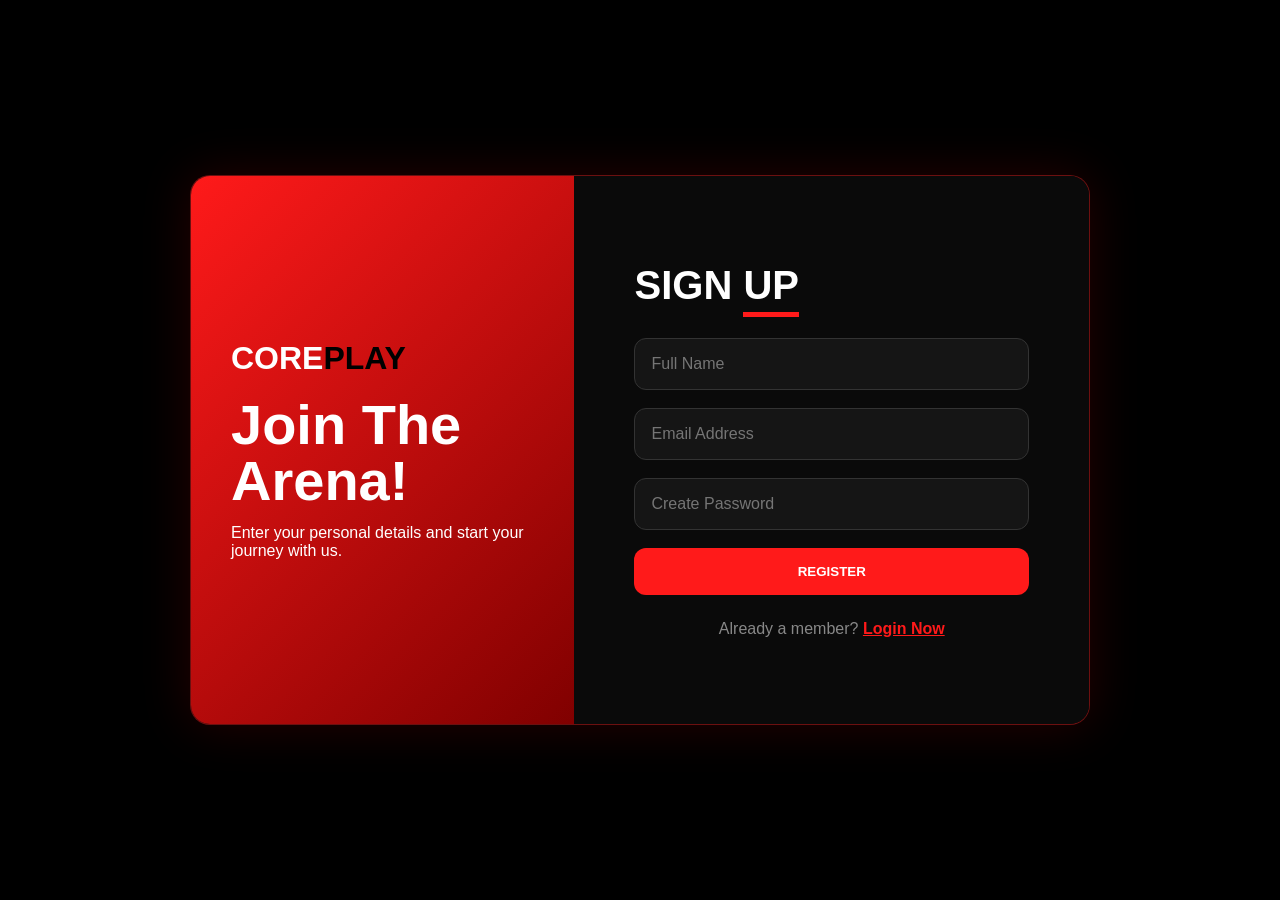
<file: index.html>
<!DOCTYPE html>
<html lang="en">
<head>
    <meta charset="UTF-8">
    <meta name="viewport" content="width=device-width, initial-scale=1.0">
    <title>CorePlay - Join The Arena</title>
     <link rel="icon" type="image/x-icon" href="./assets/favicon-removebg-preview.png">
    <style>
        * { margin: 0; 
            padding: 0; 
            box-sizing: border-box;
             font-family: 'Segoe UI', sans-serif;
             }

        body {
            background-color: #000;
            min-height: 100vh;
            display: flex;
            justify-content: center;
            align-items: center;
            padding: 20px;
        }

        .auth-container {
            width: 100%;
            max-width: 900px;
            min-height: 550px;
            background: #0a0a0a;
            display: flex;
            border-radius: 20px;
            overflow: hidden;
            border: 1px solid rgba(255, 26, 26, 0.4);
            box-shadow: 0 0 50px rgba(255, 0, 0, 0.15);
        }

        #form-switch { display: none; }

        /* Left Red Side */
        .auth-info {
            flex: 1;
            background: linear-gradient(135deg, #ff1a1a, #800000);
            padding: 60px 40px;
            display: flex;
            flex-direction: column;
            justify-content: center;
            color: #fff;
        }

        .auth-info .logo { 
            font-size: 2rem; 
            font-weight: 900; 
            text-transform: uppercase; 
            margin-bottom: 20px; 
        }
        .auth-info .logo span {
             color: #000;
         }
        .info-content h1 { 
            font-size: 3.5rem;
             font-weight: 900; 
            margin-bottom: 15px;
             line-height: 1;
         }

        /* Right Form Side */
        .auth-form-box {
            flex: 1.3;
            padding: 60px;
            background: #0a0a0a;
            display: flex;
            flex-direction: column;
            justify-content: center;
        }

        .form h2 { 
            font-size: 2.5rem; 
            margin-bottom: 30px; 
            color: #fff; 
            text-transform: uppercase; 
        }
        .form h2 span {
             border-bottom: 5px solid #ff1a1a; 
            padding-bottom: 5px;
         }

        .auth-input {
             width: 100%;
            margin-bottom: 18px; 
        }
        .auth-input input {
            width: 100%;
            padding: 16px;
            background: #151515;
            border: 1px solid #333;
            color: #fff;
            border-radius: 12px;
            outline: none;
            font-size: 1rem;
        }

        .auth-btn {
            width: 100%;
            padding: 16px;
            background: #ff1a1a;
            color: white;
            border: none;
            border-radius: 12px;
            font-weight: 800;
            text-transform: uppercase;
            cursor: pointer;
            transition: 0.3s;
        }
        
        .auth-btn:hover {
            background: #cc0000;
            box-shadow: 0 0 20px rgba(255, 26, 26, 0.4);
        }

        .auth-form-box p { 
            margin-top: 25px; 
            text-align: center; 
            color: #888; 
        }
        .auth-form-box label {
             color: #ff1a1a;
             cursor: pointer; 
            font-weight: bold;
             text-decoration: underline; 
        }

        /* --- SWITCH LOGIC --- */
        .login-form, .login-text { display: none; }
        .signup-form, .signup-text { display: flex; flex-direction: column; }

        #form-switch:checked ~ .auth-form-box .signup-form { display: none; }
        #form-switch:checked ~ .auth-form-box .login-form { display: flex; flex-direction: column; }
        
        #form-switch:checked ~ .auth-info .signup-text { display: none; }
        #form-switch:checked ~ .auth-info .login-text { display: block; }

        @media (max-width: 850px) {
            .auth-container { flex-direction: column; }
            .auth-info { padding: 40px 20px; }
        }
    </style>
</head>
<body>

    <div class="auth-container">
        <input type="checkbox" id="form-switch">

        <div class="auth-info">
            <div class="logo">Core<span>Play</span></div>
            
            <div class="info-content signup-text">
                <h1>Join The Arena!</h1>
                <p>Enter your personal details and start your journey with us.</p>
            </div>

            <div class="info-content login-text">
                <h1>Welcome Back!</h1>
                <p>To keep connected with us please login with your personal info.</p>
            </div>
        </div>

        <div class="auth-form-box">
            
            <form class="form signup-form" id="signup-form">
                <h2>Sign <span>Up</span></h2>
                <div class="auth-input"><input type="text" id="signup-name" placeholder="Full Name" required></div>
                <div class="auth-input"><input type="email" id="signup-email" placeholder="Email Address" required></div>
                <div class="auth-input"><input type="password" id="signup-password" placeholder="Create Password" required></div>
                <button type="submit" class="auth-btn">Register</button>
                <p>Already a member? <label for="form-switch">Login Now</label></p>
            </form>

            <form class="form login-form" id="login-form">
                <h2>Sign <span>In</span></h2>
                <div class="auth-input"><input type="email" id="login-email" placeholder="Email Address" required></div>
                <div class="auth-input"><input type="password" id="login-password" placeholder="Password" required></div>
                <button type="submit" class="auth-btn">Login Now</button>
                <p>New here? <label for="form-switch">Create Account</label></p>
            </form>

        </div>
    </div>
  
    <script type="module" src="script.js"></script>
</body>
</html>
</file>
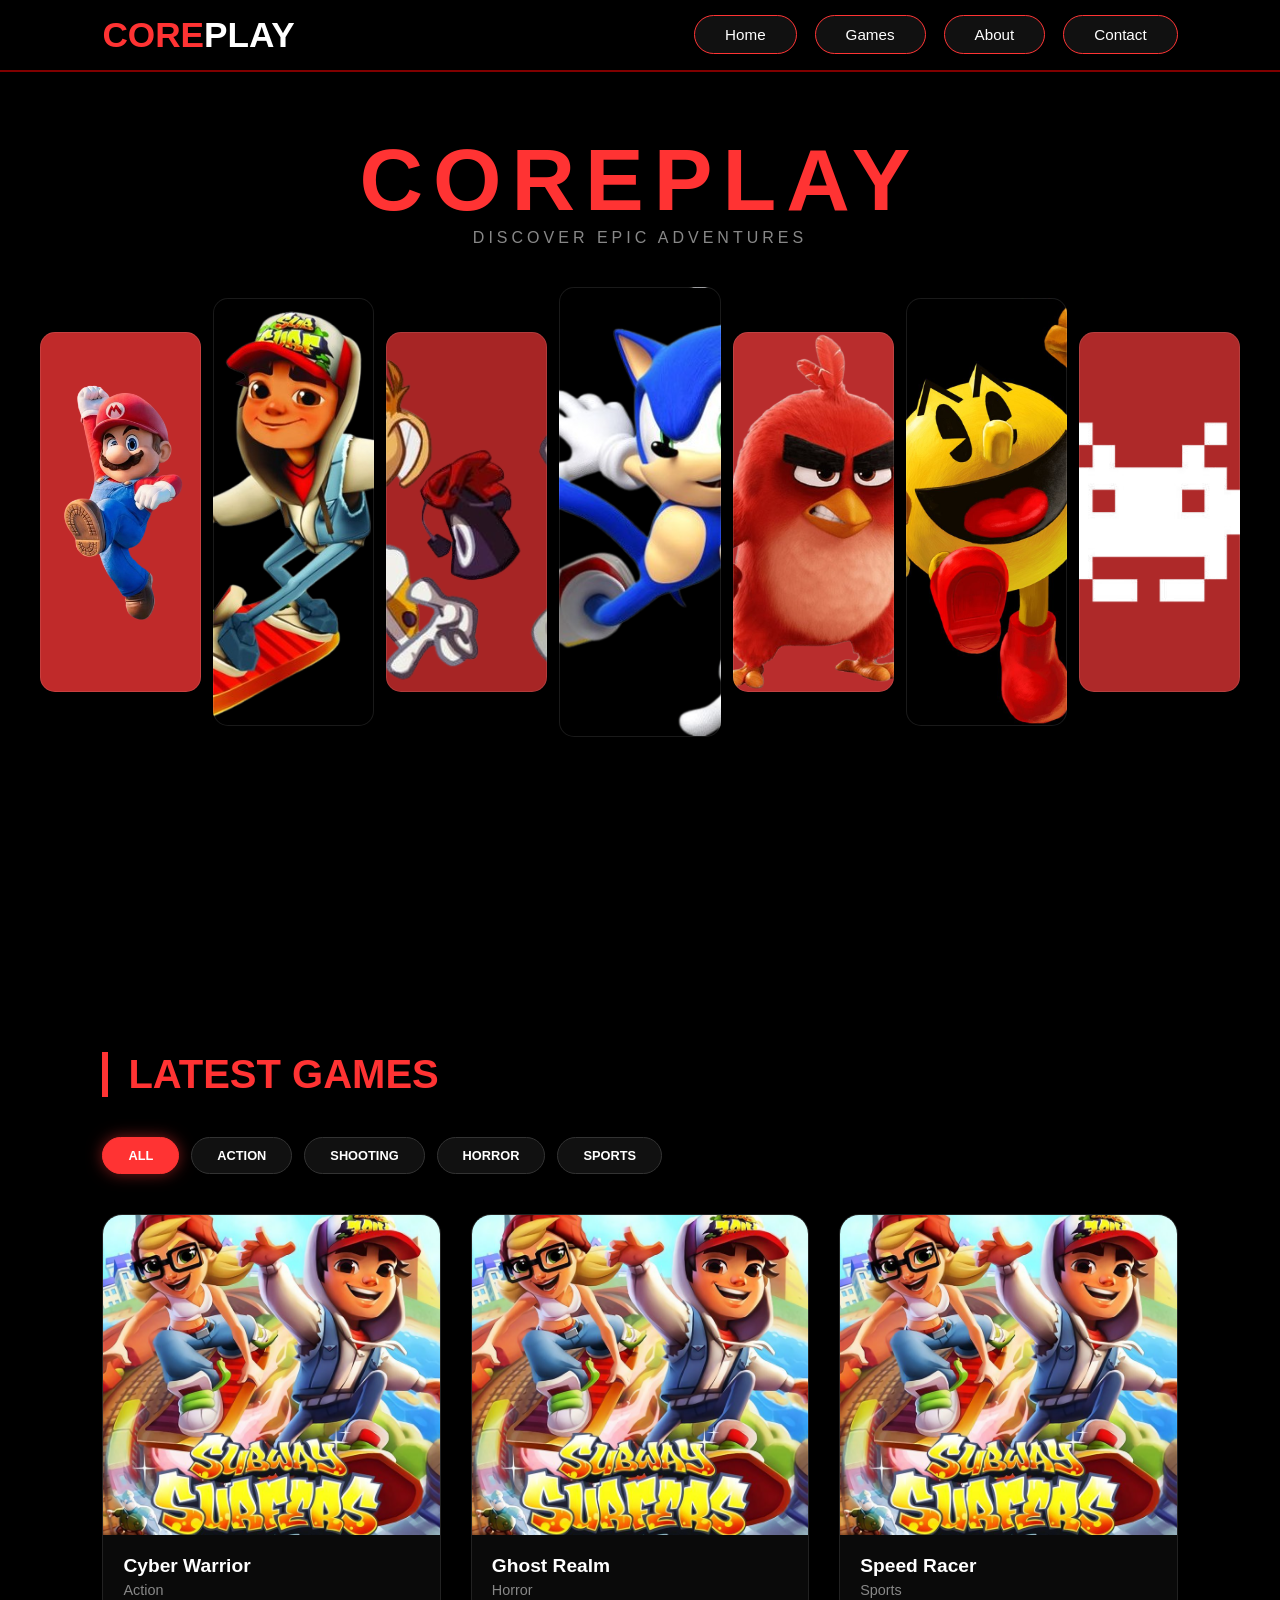
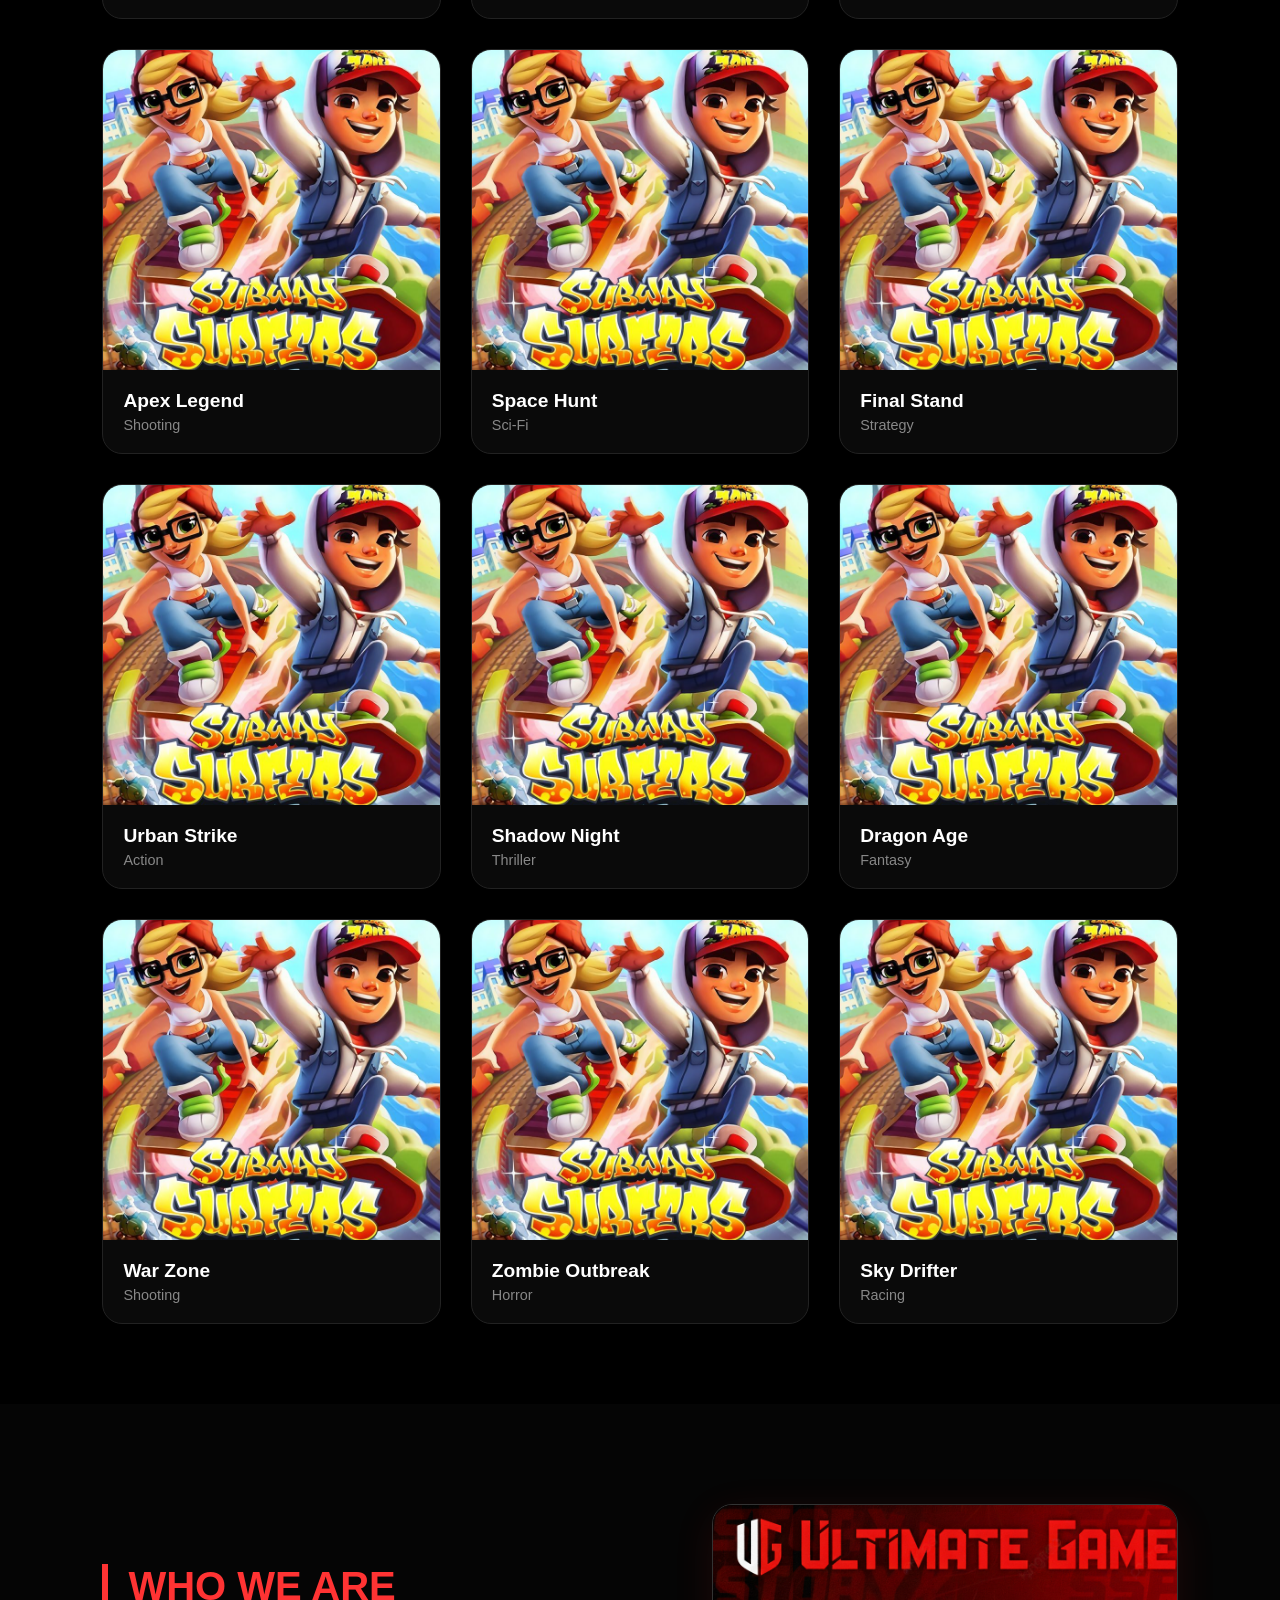
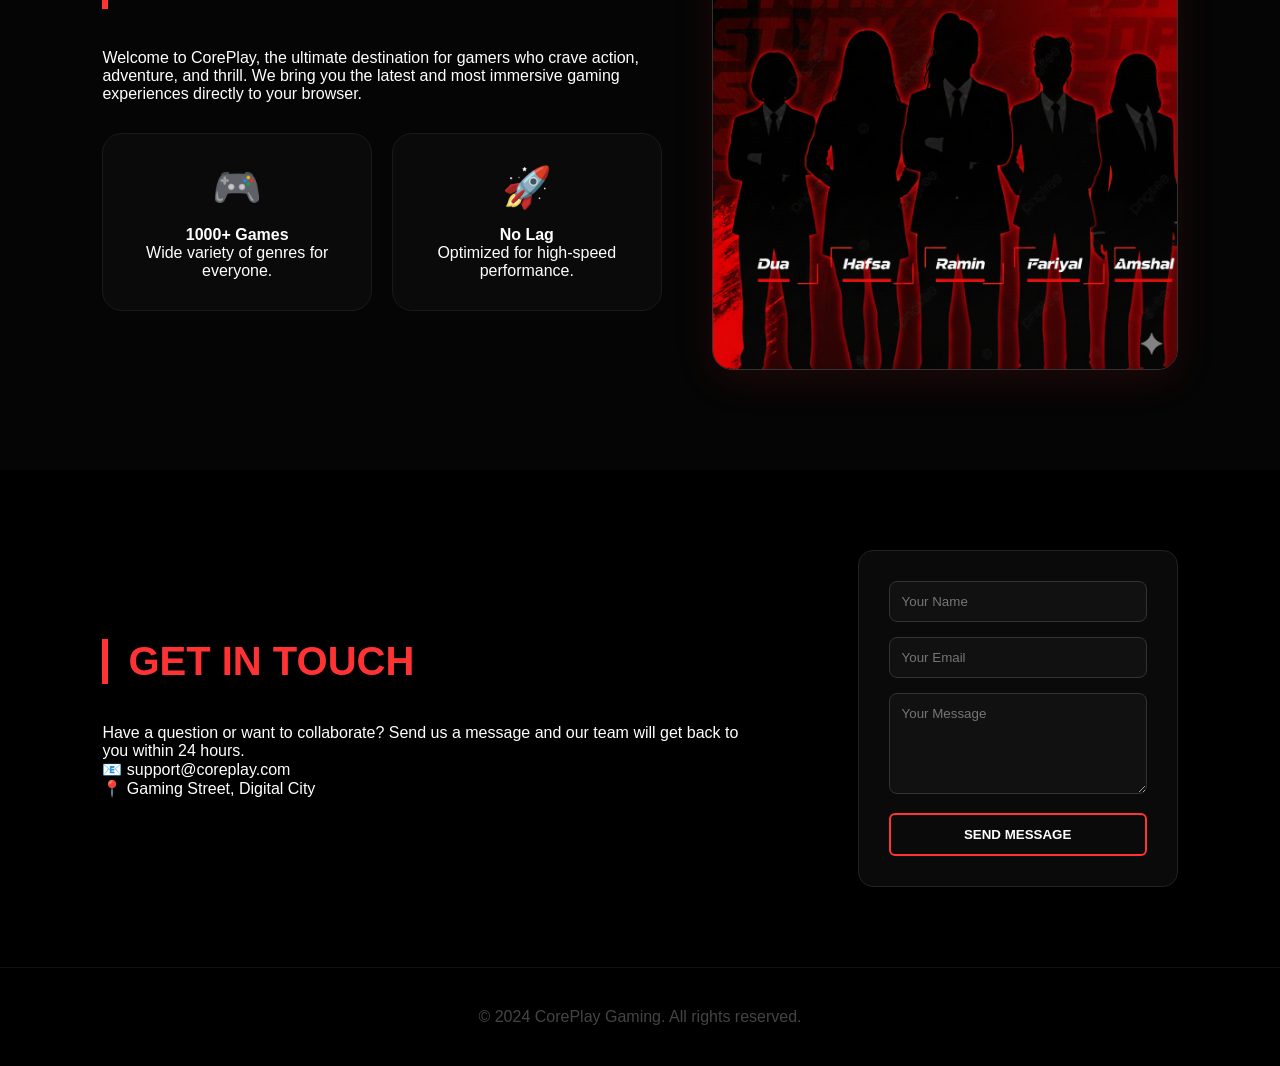
<file: website.html>
<!DOCTYPE html>
<html lang="en">
<head>
    <meta charset="UTF-8">
    <meta name="viewport" content="width=device-width, initial-scale=1.0">
    <title>CorePlay - Ultimate Gaming Hub</title>
    <link rel="icon" type="image/x-icon" href="./assets/favicon-removebg-preview.png">
    <link rel="stylesheet" href="style.css">
</head>
<body>

    <header>
        <nav class="navbar">
            <div class="logo">Core<span>Play</span></div>
            <div class="hamburger" id="hamburger">
                <span></span><span></span><span></span>
            </div>
            <ul class="nav-links" id="nav-links">
                <li><a href="#">Home</a></li>
                <li><a href="#games-target">Games</a></li>
                <li><a href="#about">About</a></li>
                <li><a href="#contact">Contact</a></li>
            </ul>
        </nav>
    </header>

    <main class="hero-section">
        <div class="hero-content">
            <h1 class="main-title">COREPLAY</h1>
            <p class="tagline">Discover Epic Adventures</p>
        </div>

        <div class="accordion-container">
            <div class="acc-card" style="--bg: url('assets/image-one.png')">
                <!-- <div class="acc-content"><h3>Action</h3></div> -->
            </div>
            <div class="acc-card" style="--bg: url('assets/image-two.png')">
                <!-- <div class="acc-content"><h3>Anime</h3></div> -->
            </div>
            <div class="acc-card" style="--bg: url('assets/image-six.png')">
                <!-- <div class="acc-content"><h3>Thriller</h3></div> -->
            </div>
            <div class="acc-card" style="--bg: url('assets/image-three.png')">
                <!-- <div class="acc-content"><h3>Sci-Fi</h3></div> -->
            </div> 
            <div class="acc-card" style="--bg: url('assets/image-four.png')">
                <!-- <div class="acc-content"><h3>Crime</h3></div> -->
            </div>
            <div class="acc-card" style="--bg: url('assets/image-five.jpg')">
                <!-- <div class="acc-content"><h3>Horror</h3></div> -->
            </div>
            <div class="acc-card" style="--bg: url('assets/image-seven.png')">
                <!-- <div class="acc-content"><h3>History</h3></div> -->
            </div>
        </div>
    </main>

    <section class="games-section" id="games-target">
        <h2 class="section-title">Latest Games</h2>

        <div class="category-filter">
            <span class="cat-item active">All</span>
            <span class="cat-item">Action</span>
            <span class="cat-item">Shooting</span>
            <span class="cat-item">Horror</span>
            <span class="cat-item">Sports</span>
        </div>

        <div class="games-grid">
            <div class="game-card">
                <div class="game-img-wrapper">
                    <img src="./assets/card1.jpg" alt="Game">
                    <div class="play-overlay">Play Now</div>
                </div>
                <div class="game-details"><h3>Cyber Warrior</h3><p>Action</p></div>
            </div>
            <div class="game-card">
                <div class="game-img-wrapper">
                    <img src="./assets/card1.jpg" alt="Game">
                    <div class="play-overlay">Play Now</div>
                </div>
                <div class="game-details"><h3>Ghost Realm</h3><p>Horror</p></div>
            </div>
            <div class="game-card">
                <div class="game-img-wrapper">
                    <img src="./assets/card1.jpg" alt="Game">
                    <div class="play-overlay">Play Now</div>
                </div>
                <div class="game-details"><h3>Speed Racer</h3><p>Sports</p></div>
            </div>
            <div class="game-card">
                <div class="game-img-wrapper">
                    <img src="./assets/card1.jpg" alt="Game">
                    <div class="play-overlay">Play Now</div>
                </div>
                <div class="game-details"><h3>Apex Legend</h3><p>Shooting</p></div>
            </div>
            <div class="game-card">
                <div class="game-img-wrapper">
                    <img src="./assets/card1.jpg" alt="Game">
                    <div class="play-overlay">Play Now</div>
                </div>
                <div class="game-details"><h3>Space Hunt</h3><p>Sci-Fi</p></div>
            </div>
            <div class="game-card">
                <div class="game-img-wrapper">
                    <img src="./assets/card1.jpg" alt="Game">
                    <div class="play-overlay">Play Now</div>
                </div>
                <div class="game-details"><h3>Final Stand</h3><p>Strategy</p></div>
            </div>
            <div class="game-card">
                <div class="game-img-wrapper">
                    <img src="./assets/card1.jpg" alt="Game">
                    <div class="play-overlay">Play Now</div>
                </div>
                <div class="game-details"><h3>Urban Strike</h3><p>Action</p></div>
            </div>
            <div class="game-card">
                <div class="game-img-wrapper">
                    <img src="./assets/card1.jpg" alt="Game">
                    <div class="play-overlay">Play Now</div>
                </div>
                <div class="game-details"><h3>Shadow Night</h3><p>Thriller</p></div>
            </div>
            <div class="game-card">
                <div class="game-img-wrapper">
                    <img src="./assets/card1.jpg" alt="Game">
                    <div class="play-overlay">Play Now</div>
                </div>
                <div class="game-details"><h3>Dragon Age</h3><p>Fantasy</p></div>
            </div>
            <div class="game-card">
                <div class="game-img-wrapper">
                    <img src="./assets/card1.jpg" alt="Game">
                    <div class="play-overlay">Play Now</div>
                </div>
                <div class="game-details"><h3>War Zone</h3><p>Shooting</p></div>
            </div>
            <div class="game-card">
                <div class="game-img-wrapper">
                    <img src="./assets/card1.jpg" alt="Game">
                    <div class="play-overlay">Play Now</div>
                </div>
                <div class="game-details"><h3>Zombie Outbreak</h3><p>Horror</p></div>
            </div>
            <div class="game-card">
                <div class="game-img-wrapper">
                    <img src="./assets/card1.jpg" alt="Game">
                    <div class="play-overlay">Play Now</div>
                </div>
                <div class="game-details"><h3>Sky Drifter</h3><p>Racing</p></div>
            </div>
        </div>
    </section>

    <section class="about-section" id="about">
        <div class="about-container">
            <div class="about-content">
                <h2 class="section-title">Who We Are</h2>
                <p class="about-text">
                    Welcome to <span>CorePlay</span>, the ultimate destination for gamers who crave 
                    action, adventure, and thrill. We bring you the latest and most immersive 
                    gaming experiences directly to your browser.
                </p>
                <div class="about-features">
                    <div class="feature-box">
                        <div class="f-icon">🎮</div>
                        <h4>1000+ Games</h4>
                        <p>Wide variety of genres for everyone.</p>
                    </div>
                    <div class="feature-box">
                        <div class="f-icon">🚀</div>
                        <h4>No Lag</h4>
                        <p>Optimized for high-speed performance.</p>
                    </div>
                </div>
            </div>
            <div class="about-image">
                <img src="./assets/Gemini_Generated_Image_o876yao876yao876.png" alt="About">
            </div>
        </div>
    </section>

    <section class="contact-section" id="contact">
        <div class="contact-container">
            <div class="contact-info">
                <h2 class="section-title">Get In Touch</h2>
                <p>Have a question or want to collaborate? Send us a message and our team will get back to you within 24 hours.</p>
                <div class="contact-details">
                    <div class="info-item"><span>📧</span> support@coreplay.com</div>
                    <div class="info-item"><span>📍</span> Gaming Street, Digital City</div>
                </div>
            </div>
            <div class="contact-form-wrapper">
                <form class="contact-form">
                    <div class="form-group"><input type="text" placeholder="Your Name" required></div>
                    <div class="form-group"><input type="email" placeholder="Your Email" required></div>
                    <div class="form-group"><textarea placeholder="Your Message" rows="5" required></textarea></div>
                    <button type="submit" class="view-all-btn">Send Message</button>
                </form>
            </div>
        </div>
    </section>

    <footer>
        <p>&copy; 2024 CorePlay Gaming. All rights reserved.</p>
    </footer>

    <script>
        const hamburger = document.getElementById('hamburger');
        const navLinks = document.getElementById('nav-links');
        const navItems = document.querySelectorAll('.nav-links li a');

        // Toggle menu and hamburger icon
        hamburger.addEventListener('click', () => {
            navLinks.classList.toggle('active');
            hamburger.classList.toggle('toggle'); 
        });

        // Close menu when clicking on any link
        navItems.forEach(item => {
            item.addEventListener('click', () => {
                navLinks.classList.remove('active');
                hamburger.classList.remove('toggle');
            });
        });
    </script>
</body>
</html>
</file>
<file: style.css>
/* 1. CORE RESET & BASE */
* { 
    margin: 0; 
    padding: 0; 
    box-sizing: border-box; 
    font-family: 'Segoe UI', sans-serif; 
}

html { 
    scroll-behavior: smooth; 
}

body {
    background-color: #000; 
    color: white; 
    overflow-x: hidden; 
    width: 100%; 
}

/* 2. NAVBAR */
.navbar {
    display: flex; 
    justify-content: space-between; 
    align-items: center;
    padding: 15px 8%; 
    background: #000; 
    position: sticky; 
    top: 0; 
    z-index: 1000;
    border-bottom: 2px solid #800000;
}

.logo { 
    font-size: 2.2rem; 
    font-weight: 900; 
    text-transform: uppercase; 
    color: #ff3333; 
}

.logo span { 
    color: #fff; 
}

.nav-links {
    display: flex; 
    list-style: none; 
    gap: 18px; 
}

.nav-links li a {
    text-decoration: none; 
    color: #fff; 
    padding: 10px 30px; 
    border-radius: 50px;
    background: #111; 
    border: 1px solid #ff3333; 
    transition: 0.4s; 
    font-size: 0.95rem;
}

.nav-links li a:hover {
    color: #ff3333; 
    box-shadow: 0 0 20px rgba(255, 51, 51, 0.7);
}

.hamburger { 
    display: none; 
    flex-direction: column; 
    cursor: pointer; 
    gap: 6px; 
    z-index: 1100; 
}

.hamburger span { 
    width: 28px; 
    height: 3px; 
    background: #ff3333; 
    transition: 0.4s; 
}

/* 3. HERO & STEPPED ACCORDION */
.hero-section { 
    min-height: 100vh; 
    display: flex; 
    flex-direction: column; 
    align-items: center; 
    justify-content: flex-start; 
    padding: 60px 0; 
    text-align: center; 
}

.hero-content {
    margin-bottom: 20px;
}

.main-title { 
    font-size: clamp(3rem, 10vw, 5.5rem); 
    font-weight: 900; 
    color: #ff3333; 
    letter-spacing: 10px; 
    text-transform: uppercase; 
    line-height: 1.1;
}

.tagline { 
    color: #888; 
    text-transform: uppercase; 
    letter-spacing: 4px; 
    margin-bottom: 20px;
}

.accordion-container { 
    display: flex; 
    width: 95%; 
    max-width: 1200px; 
    height: 450px; 
    gap: 12px; 
    align-items: center; 
}

.acc-card {
    position: relative; 
    flex: 1; 
    border-radius: 15px; 
    overflow: hidden; 
    background-image: var(--bg); 
    background-size: cover; 
    background-position: center; 
    cursor: pointer; 
    transition: all 0.6s cubic-bezier(0.25, 1, 0.5, 1); 
    border: 1px solid rgba(255, 255, 255, 0.1); 
}

.acc-card:nth-child(odd) { height: 80%; }
.acc-card:nth-child(even) { height: 95%; }
.acc-card:nth-child(4) { height: 100%; }

.acc-card:hover { 
    flex: 5; 
    height: 100% !important; 
    border-color: #ff3333; 
    box-shadow: 0 0 30px rgba(255, 51, 51, 0.4); 
}

.acc-content { 
    position: absolute; 
    bottom: 0; width: 100%; 
    height: 100%; 
    background: linear-gradient(to top, rgba(0,0,0,0.9) 0%, transparent 70%); 
    display: flex; 
    align-items: flex-end; 
    padding: 20px; opacity: 0; 
    transition: 0.4s; 
}

.acc-card:hover .acc-content { 
    opacity: 1; 
}

/* 4. GAMES GRID */
.games-section {
    padding: 80px 8%; 
    background: #000; 
}

.section-title {
    font-size: 2.5rem; 
    color: #ff3333; 
    margin-bottom: 40px; 
    border-left: 6px solid #ff3333; 
    padding-left: 20px; 
    text-transform: uppercase; 
}

.category-filter { 
    display: flex; 
    gap: 12px; 
    margin-bottom: 40px; 
    flex-wrap: wrap; 
}

.cat-item { 
    padding: 10px 25px; 
    background: #111;
    border: 1px solid #333; 
    color: #fff; 
    border-radius: 50px; 
    cursor: pointer; 
    transition: 0.3s; 
    font-weight: 600; 
    text-transform: uppercase; 
    font-size: 0.8rem;
}

.cat-item:hover, .cat-item.active {
    background: #ff3333;
    border-color: #ff3333; 
    box-shadow: 0 0 15px #ff333380; 
}

.games-grid {
    display: grid;
    grid-template-columns: repeat(auto-fill, minmax(280px, 1fr)); 
    gap: 30px; 
}

.game-card {
    background: #0a0a0a; 
    border-radius: 20px; 
    border: 1px solid #222; 
    overflow: hidden; 
    transition: 0.4s;
    display: flex; 
    flex-direction: column; 
}

.game-card:hover { 
    transform: translateY(-10px); 
    border-color: #ff3333; 
}

.game-img-wrapper {
    position: relative; 
    height: 320px;
    overflow: hidden; 
}

.game-img-wrapper img {
    width: 100%; 
    height: 100%; 
    object-fit: cover;
    transition: 0.6s ease;
}

.game-card:hover .game-img-wrapper img { 
    transform: scale(1.1); 
}

.play-overlay { 
    position: absolute; 
    top: 50%; 
    left: 50%; 
    transform: translate(-50%, -50%) scale(0);
    background: #ff3333; 
    padding: 10px 25px; 
    border-radius: 50px; 
    font-weight: bold; 
    transition: 0.3s; 
}

.game-card:hover .play-overlay {
    transform: translate(-50%, -50%) scale(1);
}

.game-details { 
    padding: 20px; 
}

.game-details h3 {
    font-size: 1.2rem;
    color: #fff; 
    margin-bottom: 5px; 
}

.game-details p {
    color: #888; 
    font-size: 0.9rem; 
}

/* 5. ABOUT SECTION */
.about-section { 
    padding: 100px 8%;
    background: #050505; 
}

.about-container {
    display: flex; 
    align-items: center; 
    justify-content: space-between; 
    gap: 50px; 
    max-width: 1200px; 
    margin: 0 auto;
}

.about-content {
    flex: 1.2; 
}

.about-image {
    flex: 1; 
    display: flex;
    justify-content: center;
}

.about-image img { 
    max-width: 480px; 
    width: 100%;
    height: auto;
    border-radius: 20px;
    border: 1px solid #333; 
    box-shadow: 0 10px 40px rgba(255, 51, 51, 0.1); 
    transition: 0.5s ease;
}

.about-image img:hover {
    border-color: #ff3333;
    transform: translateY(-5px);
}

/* Fixed Feature Boxes */
.about-features { 
    display: grid; 
    grid-template-columns: 1fr 1fr; 
    gap: 20px; 
    margin-top: 30px; 
}

.feature-box {
    background: #0a0a0a;
    padding: 30px;
    border-radius: 20px;
    border: 1px solid #1a1a1a; 
    transition: all 0.4s ease;
    text-align: center;
}

.feature-box:hover {
    border-color: #ff3333; /* Red border on hover */
    transform: translateY(-10px); /* Box pops up */
    box-shadow: 0 10px 30px rgba(255, 51, 51, 0.3); /* Glow effect */
    background: #000;
}

.f-icon {
    font-size: 2.5rem;
    margin-bottom: 15px;
    display: block;
}

/* 6. CONTACT SECTION */
.contact-section { 
    padding: 80px 8%; 
    background: #000; 
}

.contact-container { 
    display: grid; 
    grid-template-columns: 1fr 320px; 
    gap: 100px; 
    max-width: 1100px; 
    margin: 0 auto; 
    align-items: center;
}

.contact-form-wrapper {
    background: #0a0a0a; 
    padding: 30px; 
    border-radius: 15px; 
    border: 1px solid #222; 
}

.contact-form {
    display: flex;
    flex-direction: column; 
    gap: 15px; 
}

.form-group input, 
.form-group textarea { 
    width: 100%;
    padding: 12px; 
    background: #111;
    border: 1px solid #333; 
    border-radius: 8px;
    color: #fff; 
    outline: none; 
}

.form-group input:focus, .form-group textarea:focus { 
    border-color: #ff3333; 
}

.view-all-btn {
    width: 100%; 
    padding: 12px;
    border: 2px solid #ff3333; 
    color: #fff; 
    background: transparent; 
    cursor: pointer; 
    text-transform: uppercase; 
    font-weight: bold; 
    border-radius: 6px; 
    transition: 0.4s; 
}

.view-all-btn:hover { 
    background: #ff3333; 
    box-shadow: 0 0 15px #ff3333; 
}

/* 7. FOOTER & RESPONSIVE */
footer {
    text-align: center; 
    padding: 40px; 
    color: #444; 
    border-top: 1px solid #111;
}

@media (max-width: 968px) {
    .hamburger { display: flex; }
    .nav-links { 
        position: fixed; 
        right: -100%; 
        top: 0; 
        height: 100vh; 
        width: 75%; 
        background: rgba(0,0,0,0.98); 
        flex-direction: column; 
        justify-content: center; 
        align-items: center; 
        transition: 0.5s; 
        gap: 30px; 
    }
    .nav-links.active { right: 0; }
    .contact-container { grid-template-columns: 1fr; }
    .about-container { flex-direction: column; text-align: center; }
    .about-image { justify-content: center; }
}
</file>
